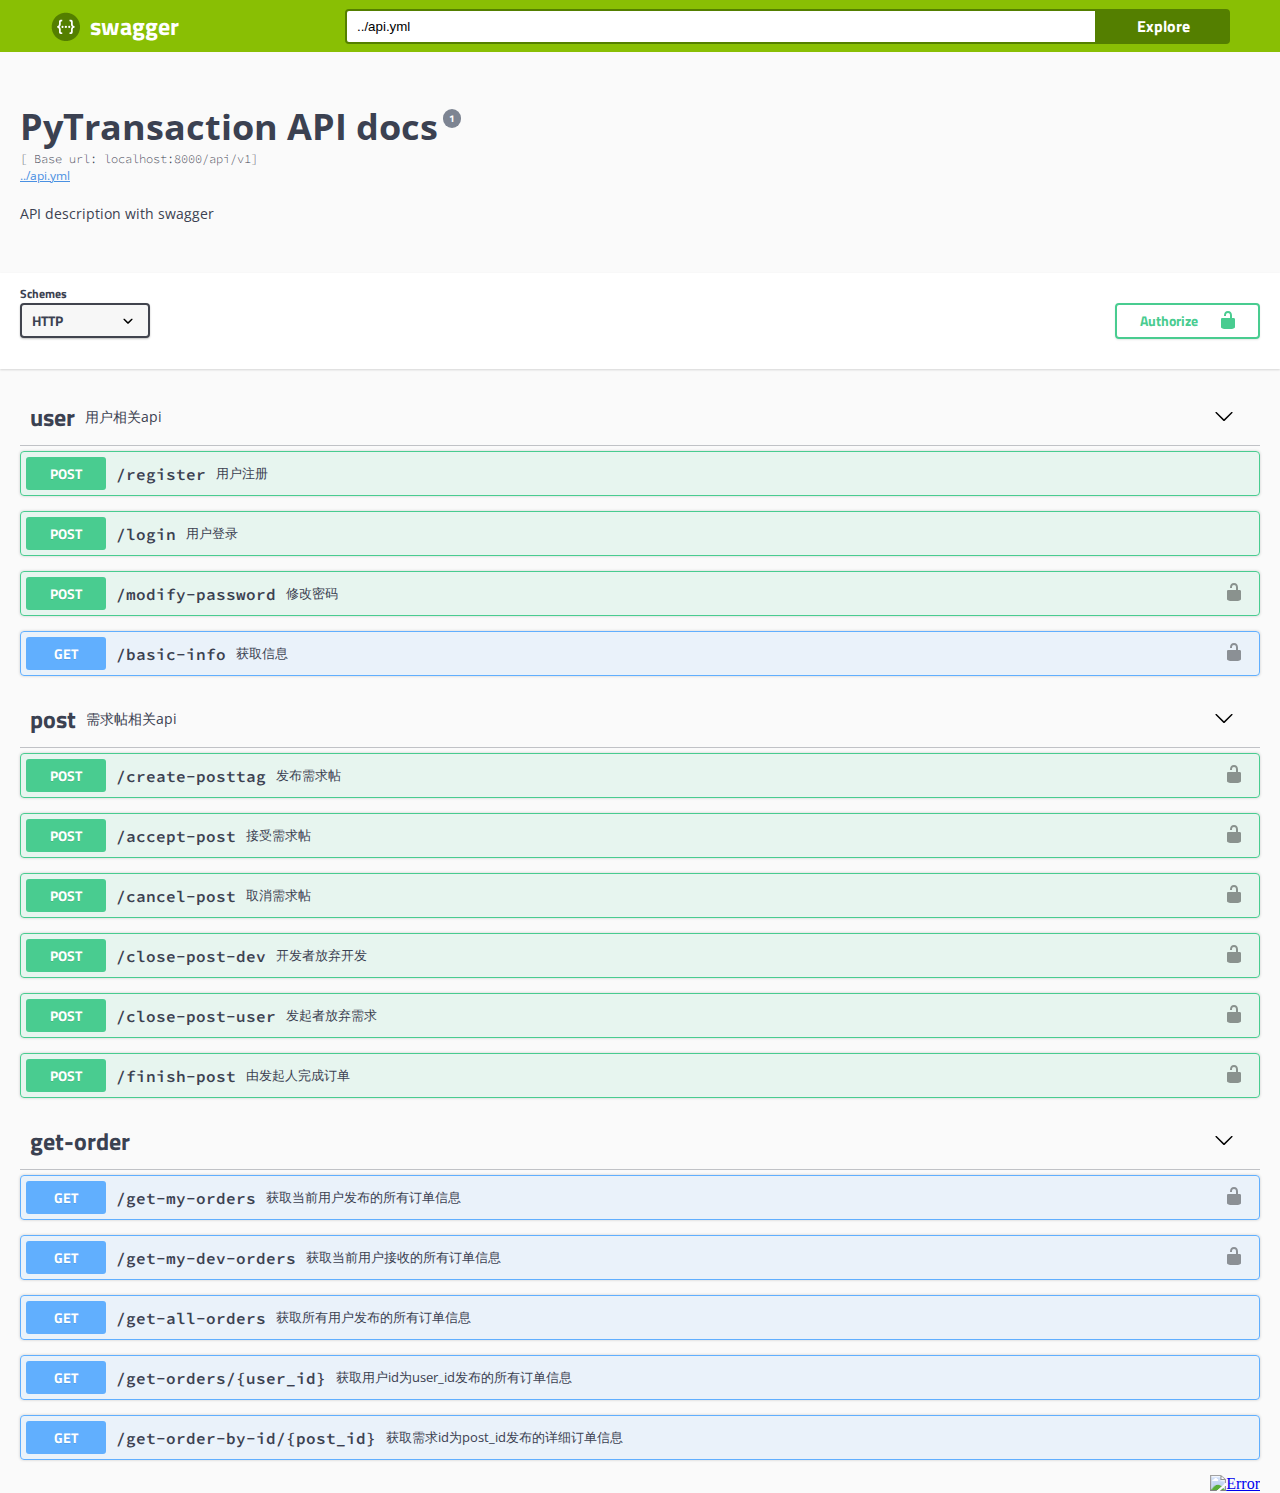
<file: docs/swagger/index.html>
<!-- HTML for static distribution bundle build -->
<!DOCTYPE html>
<html lang="en">
<head>
  <meta charset="UTF-8">
  <title>Swagger UI</title>
  <link href="https://fonts.googleapis.com/css?family=Open+Sans:400,700|Source+Code+Pro:300,600|Titillium+Web:400,600,700" rel="stylesheet">
  <link rel="stylesheet" type="text/css" href="swagger-ui.css" >
  <link rel="icon" type="image/png" href="favicon-32x32.png" sizes="32x32" />
  <link rel="icon" type="image/png" href="favicon-16x16.png" sizes="16x16" />
  <style>
    html
    {
        box-sizing: border-box;
        overflow: -moz-scrollbars-vertical;
        overflow-y: scroll;
    }
    *,
    *:before,
    *:after
    {
        box-sizing: inherit;
    }

    body {
      margin:0;
      background: #fafafa;
    }
  </style>
</head>

<body>

<svg xmlns="http://www.w3.org/2000/svg" xmlns:xlink="http://www.w3.org/1999/xlink" style="position:absolute;width:0;height:0">
  <defs>
    <symbol viewBox="0 0 20 20" id="unlocked">
          <path d="M15.8 8H14V5.6C14 2.703 12.665 1 10 1 7.334 1 6 2.703 6 5.6V6h2v-.801C8 3.754 8.797 3 10 3c1.203 0 2 .754 2 2.199V8H4c-.553 0-1 .646-1 1.199V17c0 .549.428 1.139.951 1.307l1.197.387C5.672 18.861 6.55 19 7.1 19h5.8c.549 0 1.428-.139 1.951-.307l1.196-.387c.524-.167.953-.757.953-1.306V9.199C17 8.646 16.352 8 15.8 8z"></path>
    </symbol>

    <symbol viewBox="0 0 20 20" id="locked">
      <path d="M15.8 8H14V5.6C14 2.703 12.665 1 10 1 7.334 1 6 2.703 6 5.6V8H4c-.553 0-1 .646-1 1.199V17c0 .549.428 1.139.951 1.307l1.197.387C5.672 18.861 6.55 19 7.1 19h5.8c.549 0 1.428-.139 1.951-.307l1.196-.387c.524-.167.953-.757.953-1.306V9.199C17 8.646 16.352 8 15.8 8zM12 8H8V5.199C8 3.754 8.797 3 10 3c1.203 0 2 .754 2 2.199V8z"/>
    </symbol>

    <symbol viewBox="0 0 20 20" id="close">
      <path d="M14.348 14.849c-.469.469-1.229.469-1.697 0L10 11.819l-2.651 3.029c-.469.469-1.229.469-1.697 0-.469-.469-.469-1.229 0-1.697l2.758-3.15-2.759-3.152c-.469-.469-.469-1.228 0-1.697.469-.469 1.228-.469 1.697 0L10 8.183l2.651-3.031c.469-.469 1.228-.469 1.697 0 .469.469.469 1.229 0 1.697l-2.758 3.152 2.758 3.15c.469.469.469 1.229 0 1.698z"/>
    </symbol>

    <symbol viewBox="0 0 20 20" id="large-arrow">
      <path d="M13.25 10L6.109 2.58c-.268-.27-.268-.707 0-.979.268-.27.701-.27.969 0l7.83 7.908c.268.271.268.709 0 .979l-7.83 7.908c-.268.271-.701.27-.969 0-.268-.269-.268-.707 0-.979L13.25 10z"/>
    </symbol>

    <symbol viewBox="0 0 20 20" id="large-arrow-down">
      <path d="M17.418 6.109c.272-.268.709-.268.979 0s.271.701 0 .969l-7.908 7.83c-.27.268-.707.268-.979 0l-7.908-7.83c-.27-.268-.27-.701 0-.969.271-.268.709-.268.979 0L10 13.25l7.418-7.141z"/>
    </symbol>


    <symbol viewBox="0 0 24 24" id="jump-to">
      <path d="M19 7v4H5.83l3.58-3.59L8 6l-6 6 6 6 1.41-1.41L5.83 13H21V7z"/>
    </symbol>

    <symbol viewBox="0 0 24 24" id="expand">
      <path d="M10 18h4v-2h-4v2zM3 6v2h18V6H3zm3 7h12v-2H6v2z"/>
    </symbol>

  </defs>
</svg>

<div id="swagger-ui"></div>

<script src="swagger-ui-bundle.js"> </script>
<script src="swagger-ui-standalone-preset.js"> </script>
<script>
window.onload = function() {
  
  // Build a system
  const ui = SwaggerUIBundle({
    url: "../api.yml",
    dom_id: '#swagger-ui',
    presets: [
      SwaggerUIBundle.presets.apis,
      SwaggerUIStandalonePreset
    ],
    plugins: [
      SwaggerUIBundle.plugins.DownloadUrl
    ],
    layout: "StandaloneLayout"
  })

  window.ui = ui
}
</script>
</body>

</html>
</file>
<file: docs/swagger/swagger-ui.css>
.swagger-ui html{-webkit-box-sizing:border-box;box-sizing:border-box}.swagger-ui *,.swagger-ui :after,.swagger-ui :before{-webkit-box-sizing:inherit;box-sizing:inherit}.swagger-ui body{margin:0;background:#fafafa}.swagger-ui .wrapper{width:100%;max-width:1460px;margin:0 auto;padding:0 20px}.swagger-ui .opblock-tag-section{display:-webkit-box;display:-ms-flexbox;display:flex;-webkit-box-orient:vertical;-webkit-box-direction:normal;-ms-flex-direction:column;flex-direction:column}.swagger-ui .opblock-tag{display:-webkit-box;display:-ms-flexbox;display:flex;padding:10px 20px 10px 10px;cursor:pointer;-webkit-transition:all .2s;transition:all .2s;border-bottom:1px solid rgba(59,65,81,.3);-webkit-box-align:center;-ms-flex-align:center;align-items:center}.swagger-ui .opblock-tag:hover{background:rgba(0,0,0,.02)}.swagger-ui .opblock-tag{font-size:24px;margin:0 0 5px;font-family:Titillium Web,sans-serif;color:#3b4151}.swagger-ui .opblock-tag.no-desc span{-webkit-box-flex:1;-ms-flex:1;flex:1}.swagger-ui .opblock-tag svg{-webkit-transition:all .4s;transition:all .4s}.swagger-ui .opblock-tag small{font-size:14px;font-weight:400;padding:0 10px;-webkit-box-flex:1;-ms-flex:1;flex:1;font-family:Open Sans,sans-serif;color:#3b4151}.swagger-ui .parameter__type{font-size:12px;padding:5px 0;font-family:Source Code Pro,monospace;font-weight:600;color:#3b4151}.swagger-ui .view-line-link{position:relative;top:3px;width:20px;margin:0 5px;cursor:pointer;-webkit-transition:all .5s;transition:all .5s}.swagger-ui .opblock{margin:0 0 15px;border:1px solid #000;border-radius:4px;-webkit-box-shadow:0 0 3px rgba(0,0,0,.19);box-shadow:0 0 3px rgba(0,0,0,.19)}.swagger-ui .opblock.is-open .opblock-summary{border-bottom:1px solid #000}.swagger-ui .opblock .opblock-section-header{padding:8px 20px;background:hsla(0,0%,100%,.8);-webkit-box-shadow:0 1px 2px rgba(0,0,0,.1);box-shadow:0 1px 2px rgba(0,0,0,.1)}.swagger-ui .opblock .opblock-section-header,.swagger-ui .opblock .opblock-section-header label{display:-webkit-box;display:-ms-flexbox;display:flex;-webkit-box-align:center;-ms-flex-align:center;align-items:center}.swagger-ui .opblock .opblock-section-header label{font-size:12px;font-weight:700;margin:0;font-family:Titillium Web,sans-serif;color:#3b4151}.swagger-ui .opblock .opblock-section-header label span{padding:0 10px 0 0}.swagger-ui .opblock .opblock-section-header h4{font-size:14px;margin:0;-webkit-box-flex:1;-ms-flex:1;flex:1;font-family:Titillium Web,sans-serif;color:#3b4151}.swagger-ui .opblock .opblock-summary-method{font-size:14px;font-weight:700;min-width:80px;padding:6px 15px;text-align:center;border-radius:3px;background:#000;text-shadow:0 1px 0 rgba(0,0,0,.1);font-family:Titillium Web,sans-serif;color:#fff}.swagger-ui .opblock .opblock-summary-operation-id,.swagger-ui .opblock .opblock-summary-path,.swagger-ui .opblock .opblock-summary-path__deprecated{font-size:16px;display:-webkit-box;display:-ms-flexbox;display:flex;padding:0 10px;font-family:Source Code Pro,monospace;font-weight:600;color:#3b4151;-webkit-box-align:center;-ms-flex-align:center;align-items:center}.swagger-ui .opblock .opblock-summary-operation-id .view-line-link,.swagger-ui .opblock .opblock-summary-path .view-line-link,.swagger-ui .opblock .opblock-summary-path__deprecated .view-line-link{position:relative;top:2px;width:0;margin:0;cursor:pointer;-webkit-transition:all .5s;transition:all .5s}.swagger-ui .opblock .opblock-summary-operation-id:hover .view-line-link,.swagger-ui .opblock .opblock-summary-path:hover .view-line-link,.swagger-ui .opblock .opblock-summary-path__deprecated:hover .view-line-link{width:18px;margin:0 5px}.swagger-ui .opblock .opblock-summary-path__deprecated{text-decoration:line-through}.swagger-ui .opblock .opblock-summary-operation-id{font-size:14px}.swagger-ui .opblock .opblock-summary-description{font-size:13px;-webkit-box-flex:1;-ms-flex:1;flex:1;font-family:Open Sans,sans-serif;color:#3b4151}.swagger-ui .opblock .opblock-summary{display:-webkit-box;display:-ms-flexbox;display:flex;padding:5px;cursor:pointer;-webkit-box-align:center;-ms-flex-align:center;align-items:center}.swagger-ui .opblock.opblock-post{border-color:#49cc90;background:rgba(73,204,144,.1)}.swagger-ui .opblock.opblock-post .opblock-summary-method{background:#49cc90}.swagger-ui .opblock.opblock-post .opblock-summary{border-color:#49cc90}.swagger-ui .opblock.opblock-put{border-color:#fca130;background:rgba(252,161,48,.1)}.swagger-ui .opblock.opblock-put .opblock-summary-method{background:#fca130}.swagger-ui .opblock.opblock-put .opblock-summary{border-color:#fca130}.swagger-ui .opblock.opblock-delete{border-color:#f93e3e;background:rgba(249,62,62,.1)}.swagger-ui .opblock.opblock-delete .opblock-summary-method{background:#f93e3e}.swagger-ui .opblock.opblock-delete .opblock-summary{border-color:#f93e3e}.swagger-ui .opblock.opblock-get{border-color:#61affe;background:rgba(97,175,254,.1)}.swagger-ui .opblock.opblock-get .opblock-summary-method{background:#61affe}.swagger-ui .opblock.opblock-get .opblock-summary{border-color:#61affe}.swagger-ui .opblock.opblock-patch{border-color:#50e3c2;background:rgba(80,227,194,.1)}.swagger-ui .opblock.opblock-patch .opblock-summary-method{background:#50e3c2}.swagger-ui .opblock.opblock-patch .opblock-summary{border-color:#50e3c2}.swagger-ui .opblock.opblock-head{border-color:#9012fe;background:rgba(144,18,254,.1)}.swagger-ui .opblock.opblock-head .opblock-summary-method{background:#9012fe}.swagger-ui .opblock.opblock-head .opblock-summary{border-color:#9012fe}.swagger-ui .opblock.opblock-options{border-color:#0d5aa7;background:rgba(13,90,167,.1)}.swagger-ui .opblock.opblock-options .opblock-summary-method{background:#0d5aa7}.swagger-ui .opblock.opblock-options .opblock-summary{border-color:#0d5aa7}.swagger-ui .opblock.opblock-deprecated{opacity:.6;border-color:#ebebeb;background:hsla(0,0%,92%,.1)}.swagger-ui .opblock.opblock-deprecated .opblock-summary-method{background:#ebebeb}.swagger-ui .opblock.opblock-deprecated .opblock-summary{border-color:#ebebeb}.swagger-ui .opblock .opblock-schemes{padding:8px 20px}.swagger-ui .opblock .opblock-schemes .schemes-title{padding:0 10px 0 0}.swagger-ui .tab{display:-webkit-box;display:-ms-flexbox;display:flex;margin:20px 0 10px;padding:0;list-style:none}.swagger-ui .tab li{font-size:12px;min-width:100px;min-width:90px;padding:0;cursor:pointer;font-family:Titillium Web,sans-serif;color:#3b4151}.swagger-ui .tab li:first-of-type{position:relative;padding-left:0}.swagger-ui .tab li:first-of-type:after{position:absolute;top:0;right:6px;width:1px;height:100%;content:"";background:rgba(0,0,0,.2)}.swagger-ui .tab li.active{font-weight:700}.swagger-ui .opblock-description-wrapper,.swagger-ui .opblock-title_normal{padding:15px 20px}.swagger-ui .opblock-description-wrapper,.swagger-ui .opblock-description-wrapper h4,.swagger-ui .opblock-title_normal,.swagger-ui .opblock-title_normal h4{font-size:12px;margin:0 0 5px;font-family:Open Sans,sans-serif;color:#3b4151}.swagger-ui .opblock-description-wrapper p,.swagger-ui .opblock-title_normal p{font-size:14px;margin:0;font-family:Open Sans,sans-serif;color:#3b4151}.swagger-ui .execute-wrapper{padding:20px;text-align:right}.swagger-ui .execute-wrapper .btn{width:100%;padding:8px 40px}.swagger-ui .body-param-options{display:-webkit-box;display:-ms-flexbox;display:flex;-webkit-box-orient:vertical;-webkit-box-direction:normal;-ms-flex-direction:column;flex-direction:column}.swagger-ui .body-param-options .body-param-edit{padding:10px 0}.swagger-ui .body-param-options label{padding:8px 0}.swagger-ui .body-param-options label select{margin:3px 0 0}.swagger-ui .responses-inner{padding:20px}.swagger-ui .responses-inner h4,.swagger-ui .responses-inner h5{font-size:12px;margin:10px 0 5px;font-family:Open Sans,sans-serif;color:#3b4151}.swagger-ui .response-col_status{font-size:14px;font-family:Open Sans,sans-serif;color:#3b4151}.swagger-ui .response-col_status .response-undocumented{font-size:11px;font-family:Source Code Pro,monospace;font-weight:600;color:#999}.swagger-ui .response-col_description__inner span{font-size:12px;font-style:italic;display:block;margin:10px 0;padding:10px;border-radius:4px;background:#41444e;font-family:Source Code Pro,monospace;font-weight:600;color:#fff}.swagger-ui .response-col_description__inner span p{margin:0}.swagger-ui .opblock-body pre{font-size:12px;margin:0;padding:10px;word-wrap:break-word;word-break:break-all;word-break:break-word;-webkit-hyphens:auto;-ms-hyphens:auto;hyphens:auto;white-space:pre-wrap;border-radius:4px;background:#41444e;overflow-wrap:break-word;font-family:Source Code Pro,monospace;font-weight:600;color:#fff}.swagger-ui .opblock-body pre span{color:#fff!important}.swagger-ui .opblock-body pre .headerline{display:block}.swagger-ui .scheme-container{margin:0 0 20px;padding:30px 0;background:#fff;-webkit-box-shadow:0 1px 2px 0 rgba(0,0,0,.15);box-shadow:0 1px 2px 0 rgba(0,0,0,.15)}.swagger-ui .scheme-container .schemes{display:-webkit-box;display:-ms-flexbox;display:flex;-webkit-box-align:center;-ms-flex-align:center;align-items:center}.swagger-ui .scheme-container .schemes>label{font-size:12px;font-weight:700;display:-webkit-box;display:-ms-flexbox;display:flex;-webkit-box-orient:vertical;-webkit-box-direction:normal;-ms-flex-direction:column;flex-direction:column;margin:-20px 15px 0 0;font-family:Titillium Web,sans-serif;color:#3b4151}.swagger-ui .scheme-container .schemes>label select{min-width:130px;text-transform:uppercase}.swagger-ui .loading-container{padding:40px 0 60px}.swagger-ui .loading-container .loading{position:relative}.swagger-ui .loading-container .loading:after{font-size:10px;font-weight:700;position:absolute;top:50%;left:50%;content:"loading";-webkit-transform:translate(-50%,-50%);transform:translate(-50%,-50%);text-transform:uppercase;font-family:Titillium Web,sans-serif;color:#3b4151}.swagger-ui .loading-container .loading:before{position:absolute;top:50%;left:50%;display:block;width:60px;height:60px;margin:-30px;content:"";-webkit-animation:rotation 1s infinite linear,opacity .5s;animation:rotation 1s infinite linear,opacity .5s;opacity:1;border:2px solid rgba(85,85,85,.1);border-top-color:rgba(0,0,0,.6);border-radius:100%;-webkit-backface-visibility:hidden;backface-visibility:hidden}@-webkit-keyframes rotation{to{-webkit-transform:rotate(1turn);transform:rotate(1turn)}}@keyframes rotation{to{-webkit-transform:rotate(1turn);transform:rotate(1turn)}}@-webkit-keyframes blinker{50%{opacity:0}}@keyframes blinker{50%{opacity:0}}.swagger-ui .btn{font-size:14px;font-weight:700;padding:5px 23px;-webkit-transition:all .3s;transition:all .3s;border:2px solid #888;border-radius:4px;background:transparent;-webkit-box-shadow:0 1px 2px rgba(0,0,0,.1);box-shadow:0 1px 2px rgba(0,0,0,.1);font-family:Titillium Web,sans-serif;color:#3b4151}.swagger-ui .btn[disabled]{cursor:not-allowed;opacity:.3}.swagger-ui .btn:hover{-webkit-box-shadow:0 0 5px rgba(0,0,0,.3);box-shadow:0 0 5px rgba(0,0,0,.3)}.swagger-ui .btn.cancel{border-color:#ff6060;font-family:Titillium Web,sans-serif;color:#ff6060}.swagger-ui .btn.authorize{line-height:1;display:inline;color:#49cc90;border-color:#49cc90}.swagger-ui .btn.authorize span{float:left;padding:4px 20px 0 0}.swagger-ui .btn.authorize svg{fill:#49cc90}.swagger-ui .btn.execute{-webkit-animation:swagger-ui-pulse 2s infinite;animation:swagger-ui-pulse 2s infinite;color:#fff;border-color:#4990e2}@-webkit-keyframes swagger-ui-pulse{0%{color:#fff;background:#4990e2;-webkit-box-shadow:0 0 0 0 rgba(73,144,226,.8);box-shadow:0 0 0 0 rgba(73,144,226,.8)}70%{-webkit-box-shadow:0 0 0 5px rgba(73,144,226,0);box-shadow:0 0 0 5px rgba(73,144,226,0)}to{color:#fff;background:#4990e2;-webkit-box-shadow:0 0 0 0 rgba(73,144,226,0);box-shadow:0 0 0 0 rgba(73,144,226,0)}}@keyframes swagger-ui-pulse{0%{color:#fff;background:#4990e2;-webkit-box-shadow:0 0 0 0 rgba(73,144,226,.8);box-shadow:0 0 0 0 rgba(73,144,226,.8)}70%{-webkit-box-shadow:0 0 0 5px rgba(73,144,226,0);box-shadow:0 0 0 5px rgba(73,144,226,0)}to{color:#fff;background:#4990e2;-webkit-box-shadow:0 0 0 0 rgba(73,144,226,0);box-shadow:0 0 0 0 rgba(73,144,226,0)}}.swagger-ui .btn-group{display:-webkit-box;display:-ms-flexbox;display:flex;padding:30px}.swagger-ui .btn-group .btn{-webkit-box-flex:1;-ms-flex:1;flex:1}.swagger-ui .btn-group .btn:first-child{border-radius:4px 0 0 4px}.swagger-ui .btn-group .btn:last-child{border-radius:0 4px 4px 0}.swagger-ui .authorization__btn{padding:0 10px;border:none;background:none}.swagger-ui .authorization__btn.locked{opacity:1}.swagger-ui .authorization__btn.unlocked{opacity:.4}.swagger-ui .expand-methods,.swagger-ui .expand-operation{border:none;background:none}.swagger-ui .expand-methods svg,.swagger-ui .expand-operation svg{width:20px;height:20px}.swagger-ui .expand-methods{padding:0 10px}.swagger-ui .expand-methods:hover svg{fill:#444}.swagger-ui .expand-methods svg{-webkit-transition:all .3s;transition:all .3s;fill:#777}.swagger-ui button{cursor:pointer;outline:none}.swagger-ui select{font-size:14px;font-weight:700;padding:5px 40px 5px 10px;border:2px solid #41444e;border-radius:4px;background:#f7f7f7 url([data-uri]) right 10px center no-repeat;background-size:20px;-webkit-box-shadow:0 1px 2px 0 rgba(0,0,0,.25);box-shadow:0 1px 2px 0 rgba(0,0,0,.25);font-family:Titillium Web,sans-serif;color:#3b4151;-webkit-appearance:none;-moz-appearance:none;appearance:none}.swagger-ui select[multiple]{margin:5px 0;padding:5px;background:#f7f7f7}.swagger-ui .opblock-body select{min-width:230px}.swagger-ui label{font-size:12px;font-weight:700;margin:0 0 5px;font-family:Titillium Web,sans-serif;color:#3b4151}.swagger-ui input[type=email],.swagger-ui input[type=file],.swagger-ui input[type=password],.swagger-ui input[type=search],.swagger-ui input[type=text]{min-width:100px;margin:5px 0;padding:8px 10px;border:1px solid #d9d9d9;border-radius:4px;background:#fff}.swagger-ui input[type=email].invalid,.swagger-ui input[type=file].invalid,.swagger-ui input[type=password].invalid,.swagger-ui input[type=search].invalid,.swagger-ui input[type=text].invalid{-webkit-animation:shake .4s 1;animation:shake .4s 1;border-color:#f93e3e;background:#feebeb}@-webkit-keyframes shake{10%,90%{-webkit-transform:translate3d(-1px,0,0);transform:translate3d(-1px,0,0)}20%,80%{-webkit-transform:translate3d(2px,0,0);transform:translate3d(2px,0,0)}30%,50%,70%{-webkit-transform:translate3d(-4px,0,0);transform:translate3d(-4px,0,0)}40%,60%{-webkit-transform:translate3d(4px,0,0);transform:translate3d(4px,0,0)}}@keyframes shake{10%,90%{-webkit-transform:translate3d(-1px,0,0);transform:translate3d(-1px,0,0)}20%,80%{-webkit-transform:translate3d(2px,0,0);transform:translate3d(2px,0,0)}30%,50%,70%{-webkit-transform:translate3d(-4px,0,0);transform:translate3d(-4px,0,0)}40%,60%{-webkit-transform:translate3d(4px,0,0);transform:translate3d(4px,0,0)}}.swagger-ui textarea{font-size:12px;width:100%;min-height:280px;padding:10px;border:none;border-radius:4px;outline:none;background:hsla(0,0%,100%,.8);font-family:Source Code Pro,monospace;font-weight:600;color:#3b4151}.swagger-ui textarea:focus{border:2px solid #61affe}.swagger-ui textarea.curl{font-size:12px;min-height:100px;margin:0;padding:10px;resize:none;border-radius:4px;background:#41444e;font-family:Source Code Pro,monospace;font-weight:600;color:#fff}.swagger-ui .checkbox{padding:5px 0 10px;-webkit-transition:opacity .5s;transition:opacity .5s;color:#333}.swagger-ui .checkbox label{display:-webkit-box;display:-ms-flexbox;display:flex}.swagger-ui .checkbox p{font-weight:400!important;font-style:italic;margin:0!important;font-family:Source Code Pro,monospace;font-weight:600;color:#3b4151}.swagger-ui .checkbox input[type=checkbox]{display:none}.swagger-ui .checkbox input[type=checkbox]+label>.item{position:relative;top:3px;display:inline-block;width:16px;height:16px;margin:0 8px 0 0;padding:5px;cursor:pointer;border-radius:1px;background:#e8e8e8;-webkit-box-shadow:0 0 0 2px #e8e8e8;box-shadow:0 0 0 2px #e8e8e8;-webkit-box-flex:0;-ms-flex:none;flex:none}.swagger-ui .checkbox input[type=checkbox]+label>.item:active{-webkit-transform:scale(.9);transform:scale(.9)}.swagger-ui .checkbox input[type=checkbox]:checked+label>.item{background:#e8e8e8 url("data:image/svg+xml;charset=utf-8,%3Csvg width='10' height='8' viewBox='3 7 10 8' xmlns='http://www.w3.org/2000/svg'%3E%3Cpath fill='%2341474E' fill-rule='evenodd' d='M6.333 15L3 11.667l1.333-1.334 2 2L11.667 7 13 8.333z'/%3E%3C/svg%3E") 50% no-repeat}.swagger-ui .dialog-ux{position:fixed;z-index:9999;top:0;right:0;bottom:0;left:0}.swagger-ui .dialog-ux .backdrop-ux{position:fixed;top:0;right:0;bottom:0;left:0;background:rgba(0,0,0,.8)}.swagger-ui .dialog-ux .modal-ux{position:absolute;z-index:9999;top:50%;left:50%;width:100%;min-width:300px;max-width:650px;-webkit-transform:translate(-50%,-50%);transform:translate(-50%,-50%);border:1px solid #ebebeb;border-radius:4px;background:#fff;-webkit-box-shadow:0 10px 30px 0 rgba(0,0,0,.2);box-shadow:0 10px 30px 0 rgba(0,0,0,.2)}.swagger-ui .dialog-ux .modal-ux-content{overflow-y:auto;max-height:540px;padding:20px}.swagger-ui .dialog-ux .modal-ux-content p{font-size:12px;margin:0 0 5px;color:#41444e;font-family:Open Sans,sans-serif;color:#3b4151}.swagger-ui .dialog-ux .modal-ux-content h4{font-size:18px;font-weight:600;margin:15px 0 0;font-family:Titillium Web,sans-serif;color:#3b4151}.swagger-ui .dialog-ux .modal-ux-header{display:-webkit-box;display:-ms-flexbox;display:flex;padding:12px 0;border-bottom:1px solid #ebebeb;-webkit-box-align:center;-ms-flex-align:center;align-items:center}.swagger-ui .dialog-ux .modal-ux-header .close-modal{padding:0 10px;border:none;background:none;-webkit-appearance:none;-moz-appearance:none;appearance:none}.swagger-ui .dialog-ux .modal-ux-header h3{font-size:20px;font-weight:600;margin:0;padding:0 20px;-webkit-box-flex:1;-ms-flex:1;flex:1;font-family:Titillium Web,sans-serif;color:#3b4151}.swagger-ui .model{font-size:12px;font-weight:300;font-family:Source Code Pro,monospace;font-weight:600;color:#3b4151}.swagger-ui .model-toggle{font-size:10px;position:relative;top:6px;display:inline-block;margin:auto .3em;cursor:pointer;-webkit-transition:-webkit-transform .15s ease-in;transition:-webkit-transform .15s ease-in;transition:transform .15s ease-in;transition:transform .15s ease-in,-webkit-transform .15s ease-in;-webkit-transform:rotate(90deg);transform:rotate(90deg);-webkit-transform-origin:50% 50%;transform-origin:50% 50%}.swagger-ui .model-toggle.collapsed{-webkit-transform:rotate(0deg);transform:rotate(0deg)}.swagger-ui .model-toggle:after{display:block;width:20px;height:20px;content:"";background:url("data:image/svg+xml;charset=utf-8,%3Csvg xmlns='http://www.w3.org/2000/svg' width='24' height='24' viewBox='0 0 24 24'%3E%3Cpath d='M10 6L8.59 7.41 13.17 12l-4.58 4.59L10 18l6-6z'/%3E%3C/svg%3E") 50% no-repeat;background-size:100%}.swagger-ui .model-jump-to-path{position:relative;cursor:pointer}.swagger-ui .model-jump-to-path .view-line-link{position:absolute;top:-.4em;cursor:pointer}.swagger-ui .model-title{position:relative}.swagger-ui .model-title:hover .model-hint{visibility:visible}.swagger-ui .model-hint{position:absolute;top:-1.8em;visibility:hidden;padding:.1em .5em;white-space:nowrap;color:#ebebeb;border-radius:4px;background:rgba(0,0,0,.7)}.swagger-ui section.models{margin:30px 0;border:1px solid rgba(59,65,81,.3);border-radius:4px}.swagger-ui section.models.is-open{padding:0 0 20px}.swagger-ui section.models.is-open h4{margin:0 0 5px;border-bottom:1px solid rgba(59,65,81,.3)}.swagger-ui section.models h4{font-size:16px;display:-webkit-box;display:-ms-flexbox;display:flex;margin:0;padding:10px 20px 10px 10px;cursor:pointer;-webkit-transition:all .2s;transition:all .2s;font-family:Titillium Web,sans-serif;color:#777;-webkit-box-align:center;-ms-flex-align:center;align-items:center}.swagger-ui section.models h4 svg{-webkit-transition:all .4s;transition:all .4s}.swagger-ui section.models h4 span{-webkit-box-flex:1;-ms-flex:1;flex:1}.swagger-ui section.models h4:hover{background:rgba(0,0,0,.02)}.swagger-ui section.models h5{font-size:16px;margin:0 0 10px;font-family:Titillium Web,sans-serif;color:#777}.swagger-ui section.models .model-jump-to-path{position:relative;top:5px}.swagger-ui section.models .model-container{margin:0 20px 15px;-webkit-transition:all .5s;transition:all .5s;border-radius:4px;background:rgba(0,0,0,.05)}.swagger-ui section.models .model-container:hover{background:rgba(0,0,0,.07)}.swagger-ui section.models .model-container:first-of-type{margin:20px}.swagger-ui section.models .model-container:last-of-type{margin:0 20px}.swagger-ui section.models .model-box{background:none}.swagger-ui .model-box{padding:10px;border-radius:4px;background:rgba(0,0,0,.1)}.swagger-ui .model-box .model-jump-to-path{position:relative;top:4px}.swagger-ui .model-title{font-size:16px;font-family:Titillium Web,sans-serif;color:#555}.swagger-ui span>span.model,.swagger-ui span>span.model .brace-close{padding:0 0 0 10px}.swagger-ui .prop-type{color:#55a}.swagger-ui .prop-enum{display:block}.swagger-ui .prop-format{color:#999}.swagger-ui table{width:100%;padding:0 10px;border-collapse:collapse}.swagger-ui table.model tbody tr td{padding:0;vertical-align:top}.swagger-ui table.model tbody tr td:first-of-type{width:100px;padding:0}.swagger-ui table.headers td{font-size:12px;font-weight:300;vertical-align:middle;font-family:Source Code Pro,monospace;font-weight:600;color:#3b4151}.swagger-ui table tbody tr td{padding:10px 0 0;vertical-align:top}.swagger-ui table tbody tr td:first-of-type{width:20%;padding:10px 0}.swagger-ui table thead tr td,.swagger-ui table thead tr th{font-size:12px;font-weight:700;padding:12px 0;text-align:left;border-bottom:1px solid rgba(59,65,81,.2);font-family:Open Sans,sans-serif;color:#3b4151}.swagger-ui .parameters-col_description p{font-size:14px;margin:0;font-family:Open Sans,sans-serif;color:#3b4151}.swagger-ui .parameters-col_description input[type=text]{width:100%;max-width:340px}.swagger-ui .parameter__name{font-size:16px;font-weight:400;font-family:Titillium Web,sans-serif;color:#3b4151}.swagger-ui .parameter__name.required{font-weight:700}.swagger-ui .parameter__name.required:after{font-size:10px;position:relative;top:-6px;padding:5px;content:"required";color:rgba(255,0,0,.6)}.swagger-ui .parameter__in{font-size:12px;font-style:italic;font-family:Source Code Pro,monospace;font-weight:600;color:#888}.swagger-ui .table-container{padding:20px}.swagger-ui .topbar{padding:8px 30px;background-color:#89bf04}.swagger-ui .topbar .topbar-wrapper,.swagger-ui .topbar a{display:-webkit-box;display:-ms-flexbox;display:flex;-webkit-box-align:center;-ms-flex-align:center;align-items:center}.swagger-ui .topbar a{font-size:1.5em;font-weight:700;-webkit-box-flex:1;-ms-flex:1;flex:1;max-width:300px;text-decoration:none;font-family:Titillium Web,sans-serif;color:#fff}.swagger-ui .topbar a span{margin:0;padding:0 10px}.swagger-ui .topbar .download-url-wrapper{display:-webkit-box;display:-ms-flexbox;display:flex;-webkit-box-flex:3;-ms-flex:3;flex:3;-webkit-box-pack:end;-ms-flex-pack:end;justify-content:flex-end}.swagger-ui .topbar .download-url-wrapper input[type=text]{width:100%;min-width:350px;margin:0;border:2px solid #547f00;border-radius:4px 0 0 4px;outline:none}.swagger-ui .topbar .download-url-wrapper .select-label{display:-webkit-box;display:-ms-flexbox;display:flex;-webkit-box-align:center;-ms-flex-align:center;align-items:center;width:100%;max-width:600px;margin:0}.swagger-ui .topbar .download-url-wrapper .select-label span{font-size:16px;-webkit-box-flex:1;-ms-flex:1;flex:1;padding:0 10px 0 0;text-align:right}.swagger-ui .topbar .download-url-wrapper .select-label select{-webkit-box-flex:2;-ms-flex:2;flex:2;width:100%;border:2px solid #547f00;outline:none;-webkit-box-shadow:none;box-shadow:none}.swagger-ui .topbar .download-url-wrapper .download-url-button{font-size:16px;font-weight:700;padding:4px 40px;border:none;border-radius:0 4px 4px 0;background:#547f00;font-family:Titillium Web,sans-serif;color:#fff}.swagger-ui .info{margin:50px 0}.swagger-ui .info hgroup.main{margin:0 0 20px}.swagger-ui .info hgroup.main a{font-size:12px}.swagger-ui .info li,.swagger-ui .info p,.swagger-ui .info table{font-size:14px;font-family:Open Sans,sans-serif;color:#3b4151}.swagger-ui .info h1,.swagger-ui .info h2,.swagger-ui .info h3,.swagger-ui .info h4,.swagger-ui .info h5{font-family:Open Sans,sans-serif;color:#3b4151}.swagger-ui .info code{padding:3px 5px;border-radius:4px;background:rgba(0,0,0,.05);font-family:Source Code Pro,monospace;font-weight:600;color:#9012fe}.swagger-ui .info a{font-size:14px;-webkit-transition:all .4s;transition:all .4s;font-family:Open Sans,sans-serif;color:#4990e2}.swagger-ui .info a:hover{color:#1f69c0}.swagger-ui .info>div{margin:0 0 5px}.swagger-ui .info .base-url{font-size:12px;font-weight:300!important;margin:0;font-family:Source Code Pro,monospace;font-weight:600;color:#3b4151}.swagger-ui .info .title{font-size:36px;margin:0;font-family:Open Sans,sans-serif;color:#3b4151}.swagger-ui .info .title small{font-size:10px;position:relative;top:-5px;display:inline-block;margin:0 0 0 5px;padding:2px 4px;vertical-align:super;border-radius:57px;background:#7d8492}.swagger-ui .info .title small pre{margin:0;font-family:Titillium Web,sans-serif;color:#fff}.swagger-ui .auth-btn-wrapper{display:-webkit-box;display:-ms-flexbox;display:flex;padding:10px 0;-webkit-box-pack:center;-ms-flex-pack:center;justify-content:center}.swagger-ui .auth-wrapper{display:-webkit-box;display:-ms-flexbox;display:flex;-webkit-box-flex:1;-ms-flex:1;flex:1;-webkit-box-pack:end;-ms-flex-pack:end;justify-content:flex-end}.swagger-ui .auth-wrapper .authorize{padding-right:20px}.swagger-ui .auth-container{margin:0 0 10px;padding:10px 20px;border-bottom:1px solid #ebebeb}.swagger-ui .auth-container:last-of-type{margin:0;padding:10px 20px;border:0}.swagger-ui .auth-container h4{margin:5px 0 15px!important}.swagger-ui .auth-container .wrapper{margin:0;padding:0}.swagger-ui .auth-container input[type=password],.swagger-ui .auth-container input[type=text]{min-width:230px}.swagger-ui .auth-container .errors{font-size:12px;padding:10px;border-radius:4px;font-family:Source Code Pro,monospace;font-weight:600;color:#3b4151}.swagger-ui .scopes h2{font-size:14px;font-family:Titillium Web,sans-serif;color:#3b4151}.swagger-ui .scope-def{padding:0 0 20px}.swagger-ui .errors-wrapper{margin:20px;padding:10px 20px;-webkit-animation:scaleUp .5s;animation:scaleUp .5s;border:2px solid #f93e3e;border-radius:4px;background:rgba(249,62,62,.1)}.swagger-ui .errors-wrapper .error-wrapper{margin:0 0 10px}.swagger-ui .errors-wrapper .errors h4{font-size:14px;margin:0;font-family:Source Code Pro,monospace;font-weight:600;color:#3b4151}.swagger-ui .errors-wrapper .errors small{color:#666}.swagger-ui .errors-wrapper hgroup{display:-webkit-box;display:-ms-flexbox;display:flex;-webkit-box-align:center;-ms-flex-align:center;align-items:center}.swagger-ui .errors-wrapper hgroup h4{font-size:20px;margin:0;-webkit-box-flex:1;-ms-flex:1;flex:1;font-family:Titillium Web,sans-serif;color:#3b4151}@-webkit-keyframes scaleUp{0%{-webkit-transform:scale(.8);transform:scale(.8);opacity:0}to{-webkit-transform:scale(1);transform:scale(1);opacity:1}}@keyframes scaleUp{0%{-webkit-transform:scale(.8);transform:scale(.8);opacity:0}to{-webkit-transform:scale(1);transform:scale(1);opacity:1}}.swagger-ui .Resizer.vertical.disabled {
  display: none;
}

/*# sourceMappingURL=swagger-ui.css.map*/
</file>
